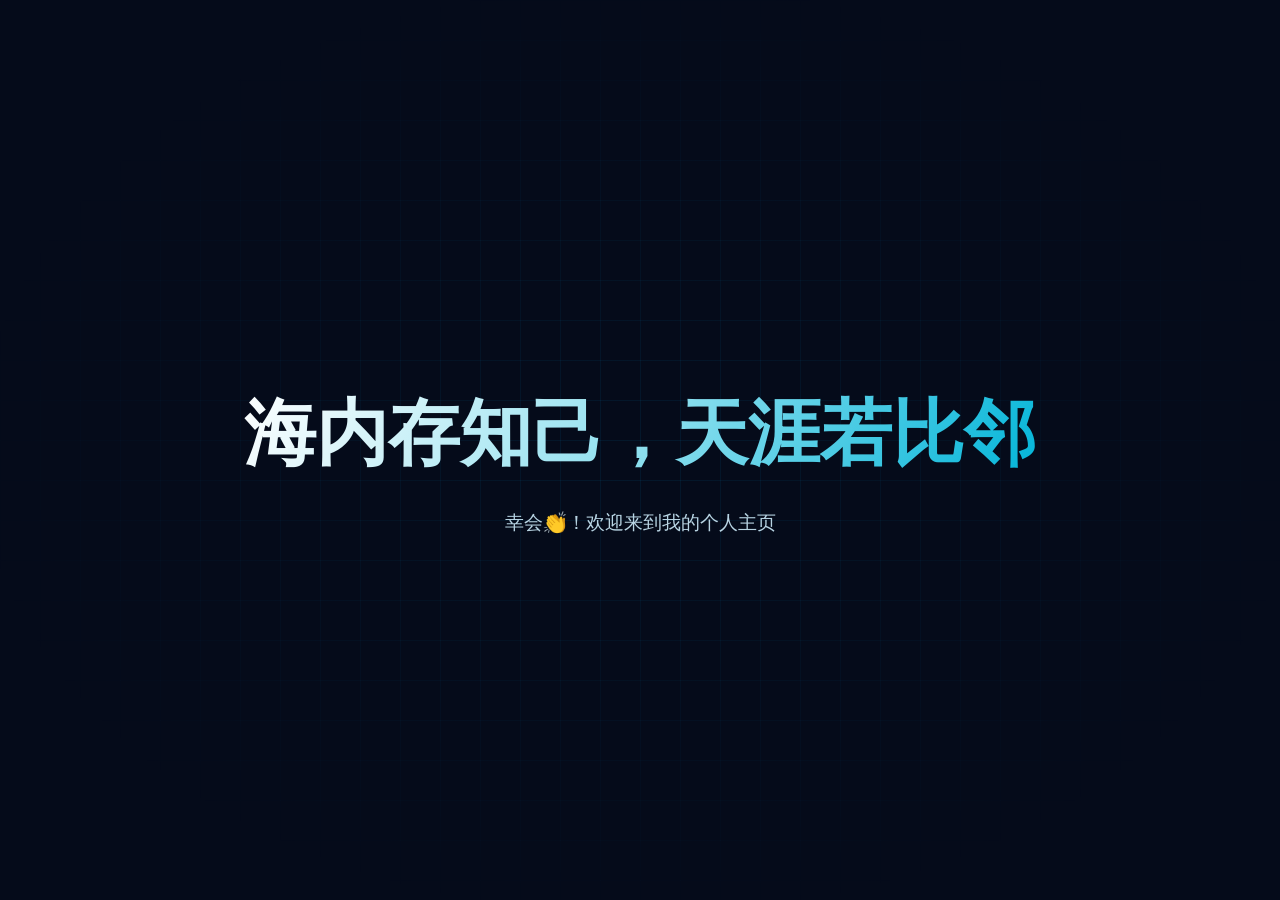
<file: index.html>
<!DOCTYPE html>
<html lang="zh-CN">
<head>
  <meta charset="UTF-8">
  <meta name="viewport" content="width=device-width, initial-scale=1.0">
  <title>胡哲栋 | Zhedong Hu</title>
  <meta name="description" content="海内存知己，天涯若比邻。胡哲栋的个人主页">
  <link rel="stylesheet" href="css/style.css">
</head>
<body>
  <!-- 背景动画 -->
  <canvas id="bg-canvas"></canvas>
  <div class="bg-grid"></div>

  <!-- 首页 Hero -->
  <section id="home" class="hero">
    <div class="hero-content">
      <h1 class="hero-title">
        <span class="zh">海内存知己，天涯若比邻</span>
      </h1>
      <p class="hero-subtitle">
        <span class="zh">幸会👏！欢迎来到我的个人主页</span>
      </p>
    </div>
  </section>

<script>
        let jumpTimer = setTimeout(() => {
            window.location.href = "https://zhedonghu.github.io/homepage.html";
        }, 3000);
</script>
</body>
</html>
</file>
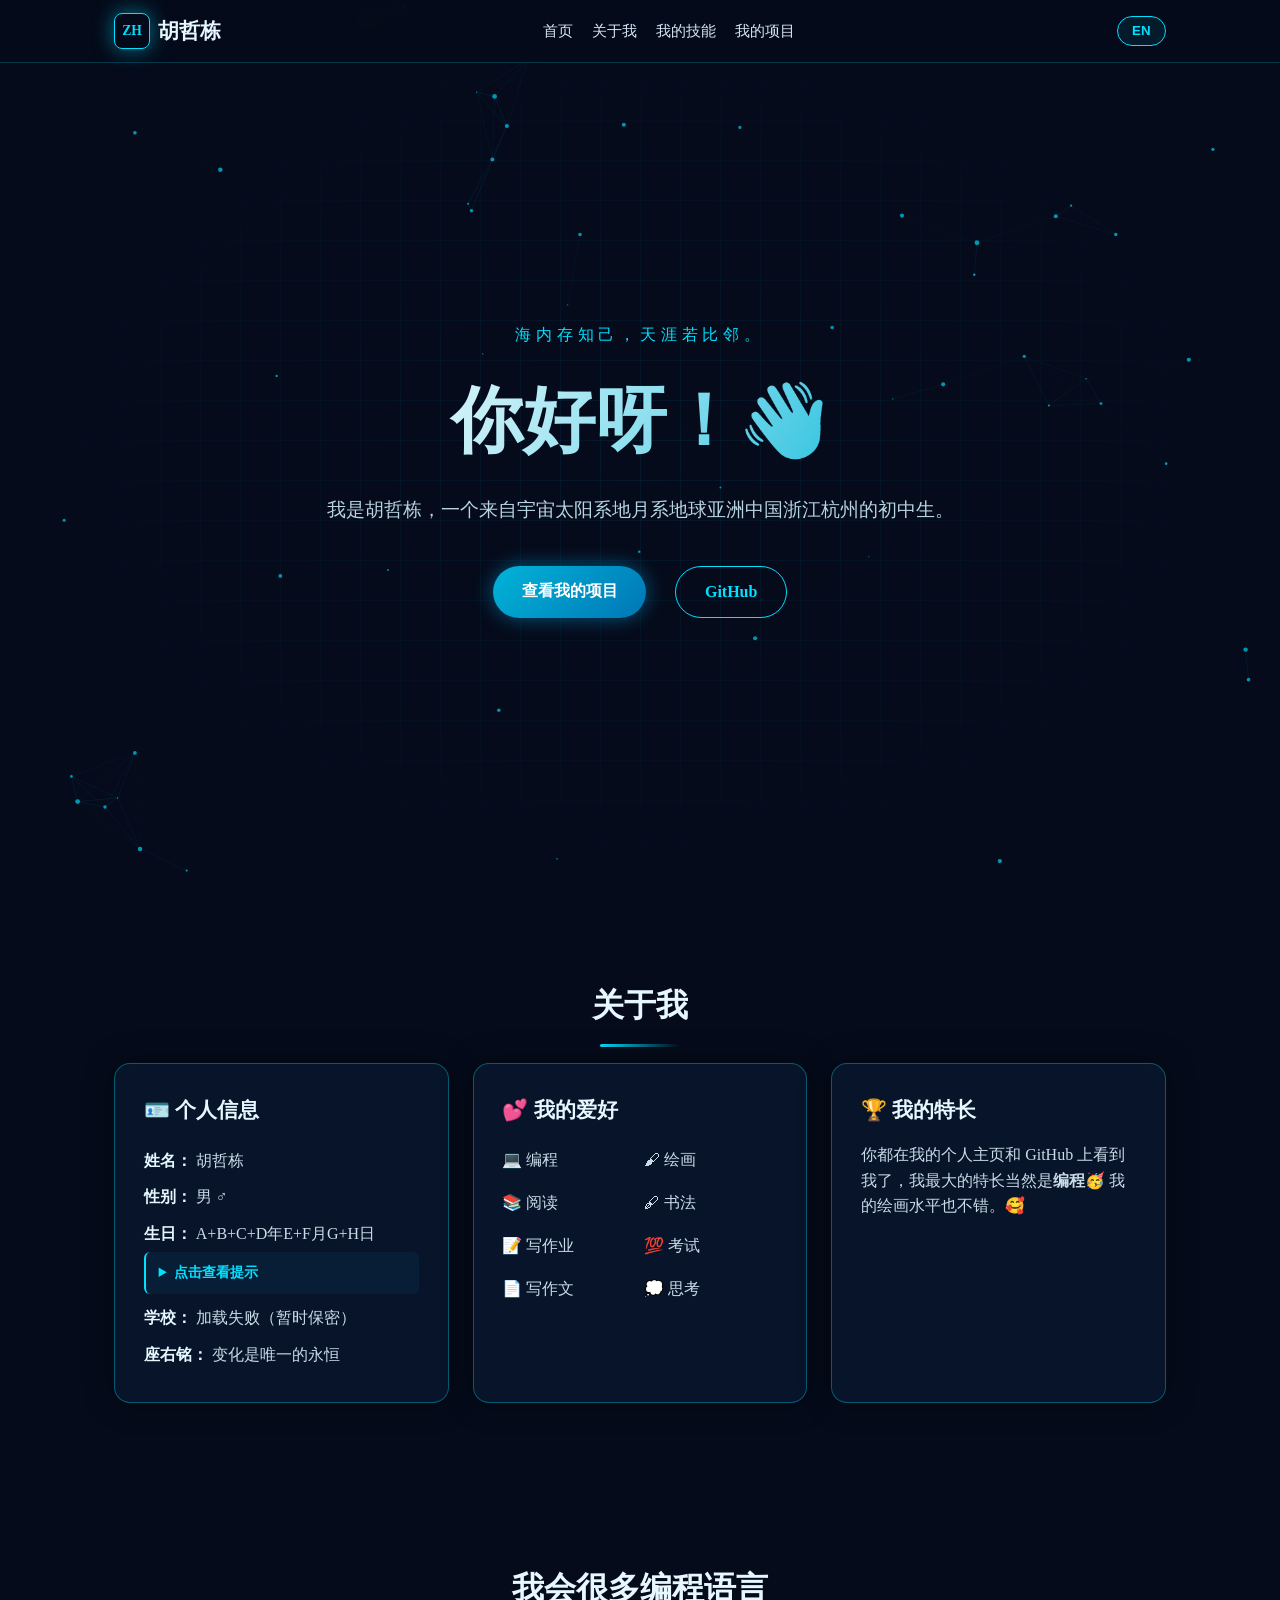
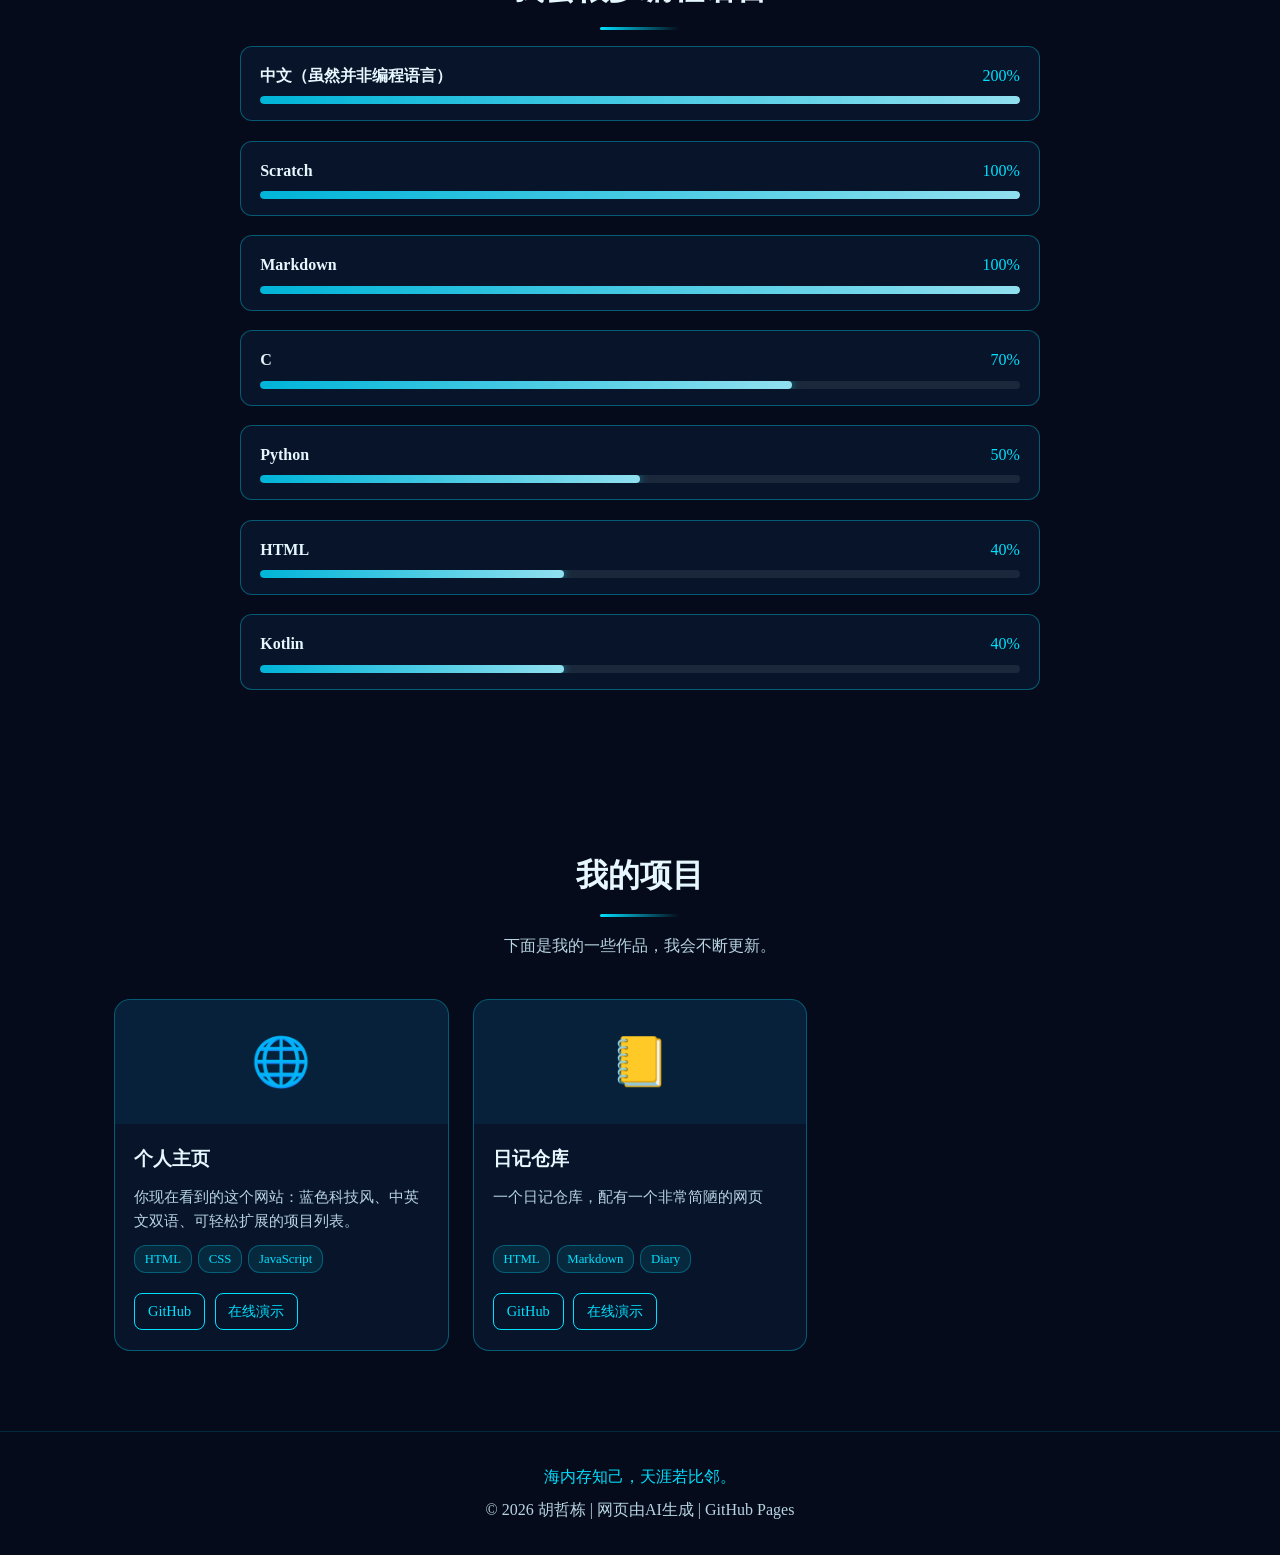
<file: homepage.html>
<!DOCTYPE html>
<html lang="zh-CN">
<head>
  <meta charset="UTF-8">
  <meta name="viewport" content="width=device-width, initial-scale=1.0">
  <title>胡哲栋 | Zhedong Hu</title>
  <meta name="description" content="海内存知己，天涯若比邻。胡哲栋的个人主页">
  <link rel="stylesheet" href="css/style.css">
</head>
<body>
  <!-- 背景动画 -->
  <canvas id="bg-canvas"></canvas>
  <div class="bg-grid"></div>

  <!-- 导航栏 -->
  <header class="navbar">
    <div class="nav-container">
      <a href="#home" class="logo">
        <span class="logo-icon">ZH</span>
        <span class="zh">胡哲栋</span>
        <span class="en">Zhedong Hu</span>
      </a>
      <nav class="nav-links">
        <a href="#home"><span class="zh">首页</span><span class="en">Home</span></a>
        <a href="#about"><span class="zh">关于我</span><span class="en">About</span></a>
        <a href="#skills"><span class="zh">我的技能</span><span class="en">Skills</span></a>
        <a href="#projects"><span class="zh">我的项目</span><span class="en">Projects</span></a>
      </nav>
      <button id="lang-toggle" class="lang-btn" aria-label="切换语言">
        <span class="zh">EN</span>
        <span class="en">中文</span>
      </button>
    </div>
  </header>

  <!-- 首页 Hero -->
  <section id="home" class="hero">
    <div class="hero-content">
      <p class="hero-theme">
        <span class="zh">海内存知己，天涯若比邻。</span>
        <span class="en">A bosom friend afar brings a distant land near.</span>
      </p>
      <h1 class="hero-title">
        <span class="zh">你好呀！👋</span>
        <span class="en">Hello there! 👋</span>
      </h1>
      <p class="hero-subtitle">
        <span class="zh">我是胡哲栋，一个来自宇宙太阳系地月系地球亚洲中国浙江杭州的初中生。</span>
        <span class="en">I'm Zhedong Hu, a junior high school student from Hangzhou, China.</span>
      </p>
      <div class="hero-actions">
        <a href="#projects" class="btn-primary">
          <span class="zh">查看我的项目</span>
          <span class="en">View My Projects</span>
        </a>
        <a href="https://github.com/ZhedongHu" target="_blank" rel="noopener" class="btn-outline">GitHub</a>
      </div>
    </div>
  </section>

  <!-- 关于我 -->
  <section id="about" class="section">
    <h2 class="section-title">
      <span class="zh">关于我</span>
      <span class="en">About Me</span>
    </h2>
    <div class="about-grid">
      <div class="card">
        <h3>🪪 <span class="zh">个人信息</span><span class="en">Personal Info</span></h3>
        <ul class="info-list">
          <li>
            <strong><span class="zh">姓名</span><span class="en">Name</span>：</strong>
            <span class="zh">胡哲栋</span>
            <span class="en">Zhedong Hu</span>
          </li>
          <li>
            <strong><span class="zh">性别</span><span class="en">Gender</span>：</strong>
            <span class="zh">男 ♂</span>
            <span class="en">Male ♂</span>
          </li>
          <li>
            <strong><span class="zh">生日</span><span class="en">Birthday</span>：</strong>
            <span class="zh">A+B+C+D年E+F月G+H日</span>
            <span class="en">A+B+C+D year E+F+G+H day</span>
            <details class="birthday-details">
              <summary><span class="zh">点击查看提示</span><span class="en">Hints</span></summary>
              <ol class="zh">
                <li>A 是最小的四位数；</li>
                <li>B 是最大的三位数；</li>
                <li>C 既不是质数，也不是合数；</li>
                <li>D+E-C=D；</li>
                <li>D=13；</li>
                <li>F 是圆周率小数点后第 5 位；</li>
                <li>G+H 保密。</li>
              </ol>
              <ol class="en">
                <li>A is the smallest four-digit number;</li>
                <li>B is the largest three-digit number;</li>
                <li>C is neither prime nor composite;</li>
                <li>D+E-C = D;</li>
                <li>D = 13;</li>
                <li>F is the 5th digit after the decimal point of π;</li>
                <li>G+H is confidential.</li>
              </ol>
            </details>
          </li>
          <li>
            <strong><span class="zh">学校</span><span class="en">School</span>：</strong>
            <span class="zh">加载失败（暂时保密）</span>
            <span class="en">Loading failed (temporarily undisclosed)</span>
          </li>
          <li>
            <strong><span class="zh">座右铭</span><span class="en">Motto</span>：</strong>
            <span class="zh">变化是唯一的永恒</span>
            <span class="en">Change is the only constant</span>
          </li>
        </ul>
      </div>

      <div class="card">
        <h3>💕 <span class="zh">我的爱好</span><span class="en">My Hobbies</span></h3>
        <ul class="hobby-list">
          <li>💻 <span class="zh">编程</span><span class="en">Programming</span></li>
          <li>🖌 <span class="zh">绘画</span><span class="en">Drawing</span></li>
          <li>📚 <span class="zh">阅读</span><span class="en">Reading</span></li>
          <li>🖋 <span class="zh">书法</span><span class="en">Calligraphy</span></li>
          <li>📝 <span class="zh">写作业</span><span class="en">Doing homework</span></li>
          <li>💯 <span class="zh">考试</span><span class="en">Taking exams</span></li>
          <li>📄 <span class="zh">写作文</span><span class="en">Writing essays</span></li>
          <li>💭 <span class="zh">思考</span><span class="en">Thinking</span></li>
        </ul>
      </div>

      <div class="card">
        <h3>🏆 <span class="zh">我的特长</span><span class="en">My Specialties</span></h3>
        <p class="specialty-text">
          <span class="zh">你都在我的个人主页和 GitHub 上看到我了，我最大的特长当然是<strong>编程</strong>🥳 我的绘画水平也不错。🥰</span>
          <span class="en">Since you've seen me on GitHub, my biggest specialty is, of course, <strong>programming</strong> 🥳 My drawing skills are not bad either. 🥰</span>
        </p>
      </div>
    </div>
  </section>

  <!-- 技能 -->
  <section id="skills" class="section">
    <h2 class="section-title">
      <span class="zh">我会很多编程语言</span>
      <span class="en">Programming Languages</span>
    </h2>
    <div class="skills-container">
      <div class="skill">
        <div class="skill-top">
          <span class="skill-name"><span class="zh">中文（虽然并非编程语言）</span><span class="en">Chinese(It's not a program language)</span></span>
          <span class="skill-level">200%</span>
        </div>
        <div class="skill-bar"><div class="skill-fill" style="width:100%"></div></div>
      </div>
      <div class="skill">
        <div class="skill-top">
          <span class="skill-name">Scratch</span>
          <span class="skill-level">100%</span>
        </div>
        <div class="skill-bar"><div class="skill-fill" style="width:100%"></div></div>
      </div>
      <div class="skill">
        <div class="skill-top">
          <span class="skill-name">Markdown</span>
          <span class="skill-level">100%</span>
        </div>
        <div class="skill-bar"><div class="skill-fill" style="width:100%"></div></div>
      </div>
      <div class="skill">
        <div class="skill-top">
          <span class="skill-name">C</span>
          <span class="skill-level">70%</span>
        </div>
        <div class="skill-bar"><div class="skill-fill" style="width:70%"></div></div>
      </div>
      <div class="skill">
        <div class="skill-top">
          <span class="skill-name">Python</span>
          <span class="skill-level">50%</span>
        </div>
        <div class="skill-bar"><div class="skill-fill" style="width:50%"></div></div>
      </div>
      <div class="skill">
        <div class="skill-top">
          <span class="skill-name">HTML</span>
          <span class="skill-level">40%</span>
        </div>
        <div class="skill-bar"><div class="skill-fill" style="width:40%"></div></div>
      </div>
      <div class="skill">
        <div class="skill-top">
          <span class="skill-name">Kotlin</span>
          <span class="skill-level">40%</span>
        </div>
        <div class="skill-bar"><div class="skill-fill" style="width:40%"></div></div>
      </div>
    </div>
  </section>

  <!-- 我的项目 -->
  <section id="projects" class="section">
    <h2 class="section-title">
      <span class="zh">我的项目</span>
      <span class="en">My Projects</span>
    </h2>
    <p class="section-subtitle">
      <span class="zh">下面是我的一些作品，我会不断更新。</span>
      <span class="en">Some of my work. I will keep updating.</span>
    </p>
    <div id="projects-grid" class="projects-grid"></div>
  </section>

  <!-- 页脚 -->
  <footer>
    <p class="footer-theme">
      <span class="zh">海内存知己，天涯若比邻。</span>
      <span class="en">A bosom friend afar brings a distant land near.</span>
    </p>
    <p>© 2026 <span class="zh">胡哲栋 | 网页由AI生成</span><span class="en">Zhedong Hu | This webpage is entirely generated by AI</span> | GitHub Pages</p>
  </footer>

  <script src="js/projects.js"></script>
  <script src="js/script.js"></script>
</body>
</html>
</file>
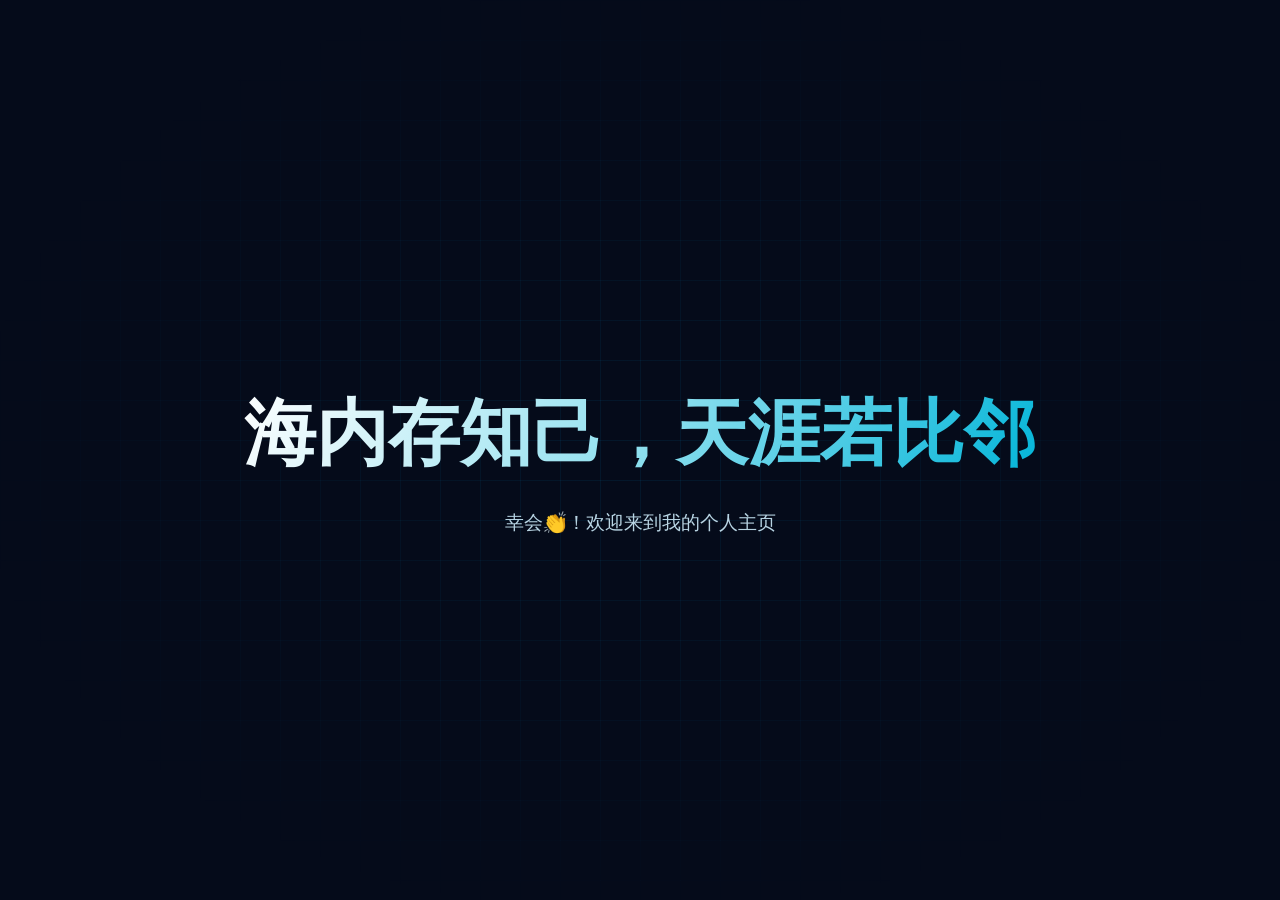
<file: index-en.html>
<!DOCTYPE html>
<html lang="en-US">
<head>
  <meta charset="UTF-8">
  <meta name="viewport" content="width=device-width, initial-scale=1.0">
  <title>胡哲栋 | Zhedong Hu</title>
  <meta name="description" content="Zhedong Hu's Homepage">
</head>
<body>
<script>
        let jumpTimer = setTimeout(() => {
            window.location.href = "https://zhedonghu.github.io/";
        }, 0);
</script>
</body>
</html>
</file>
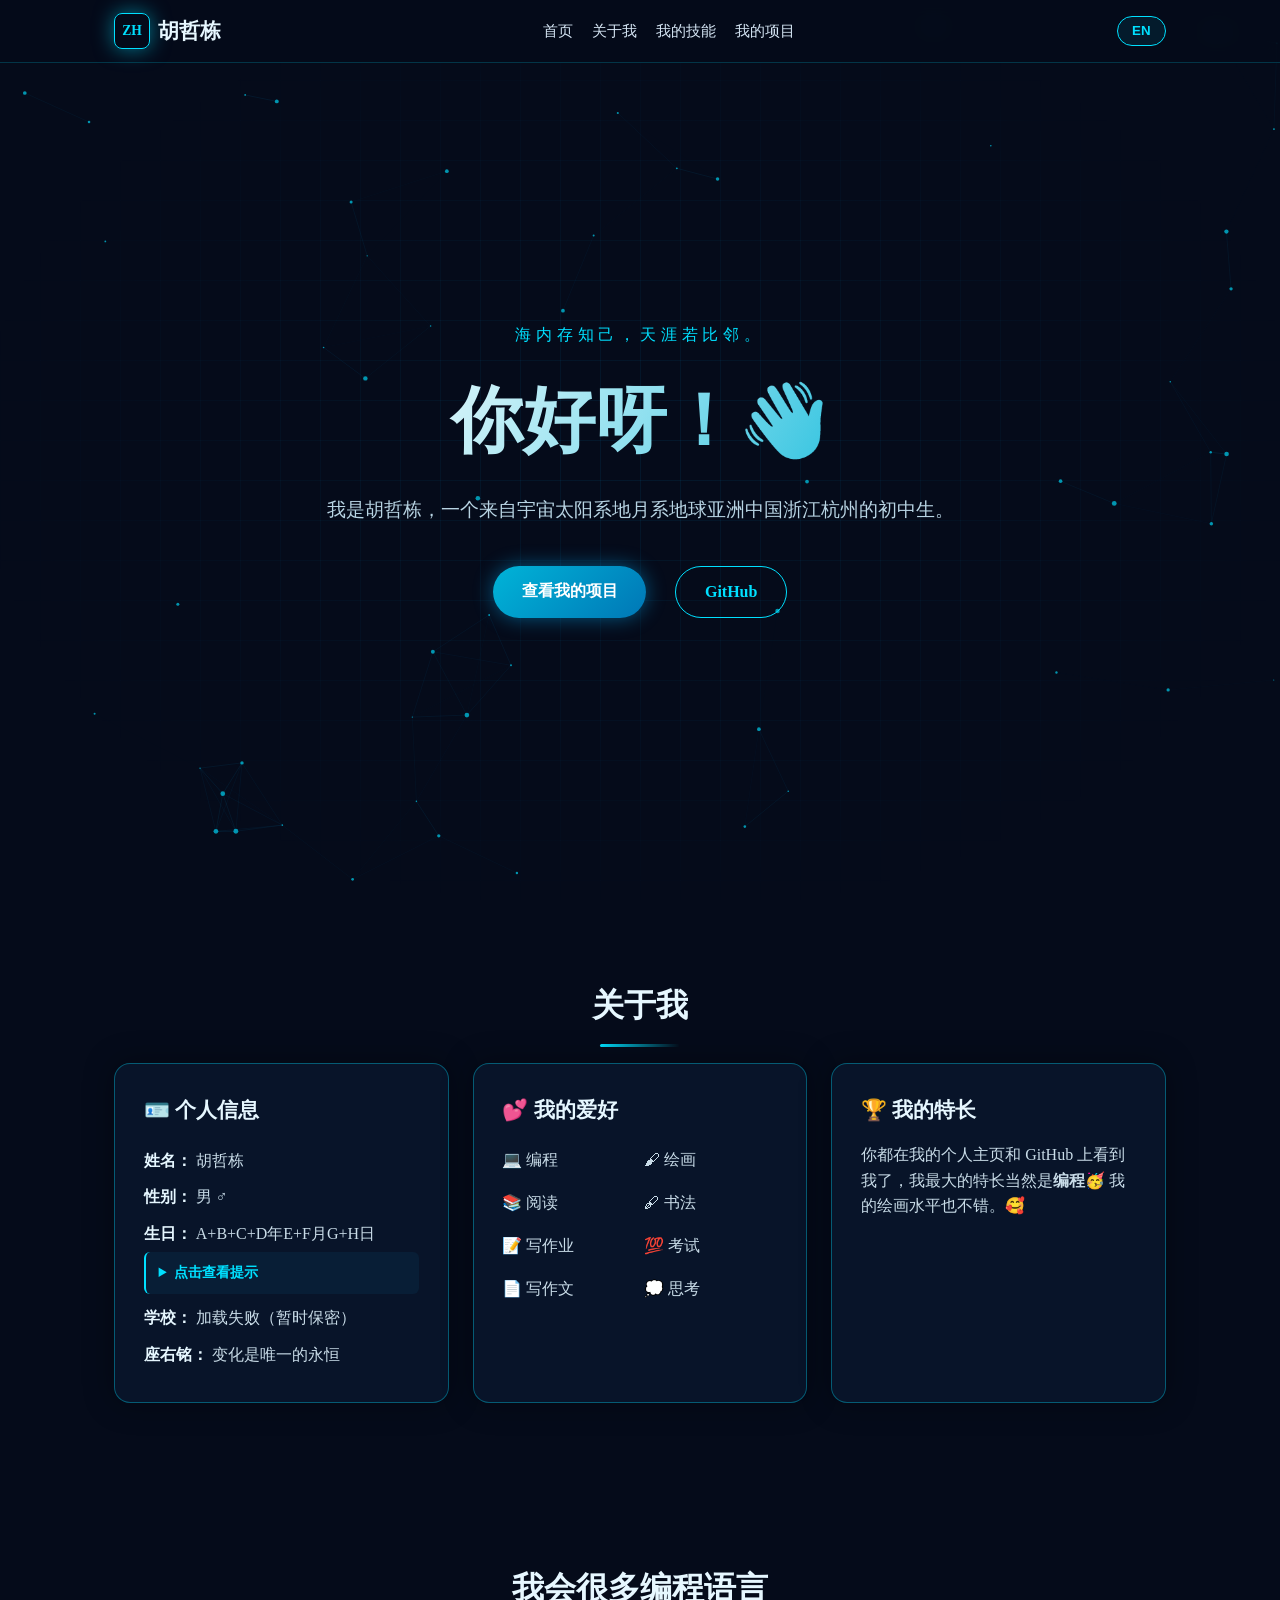
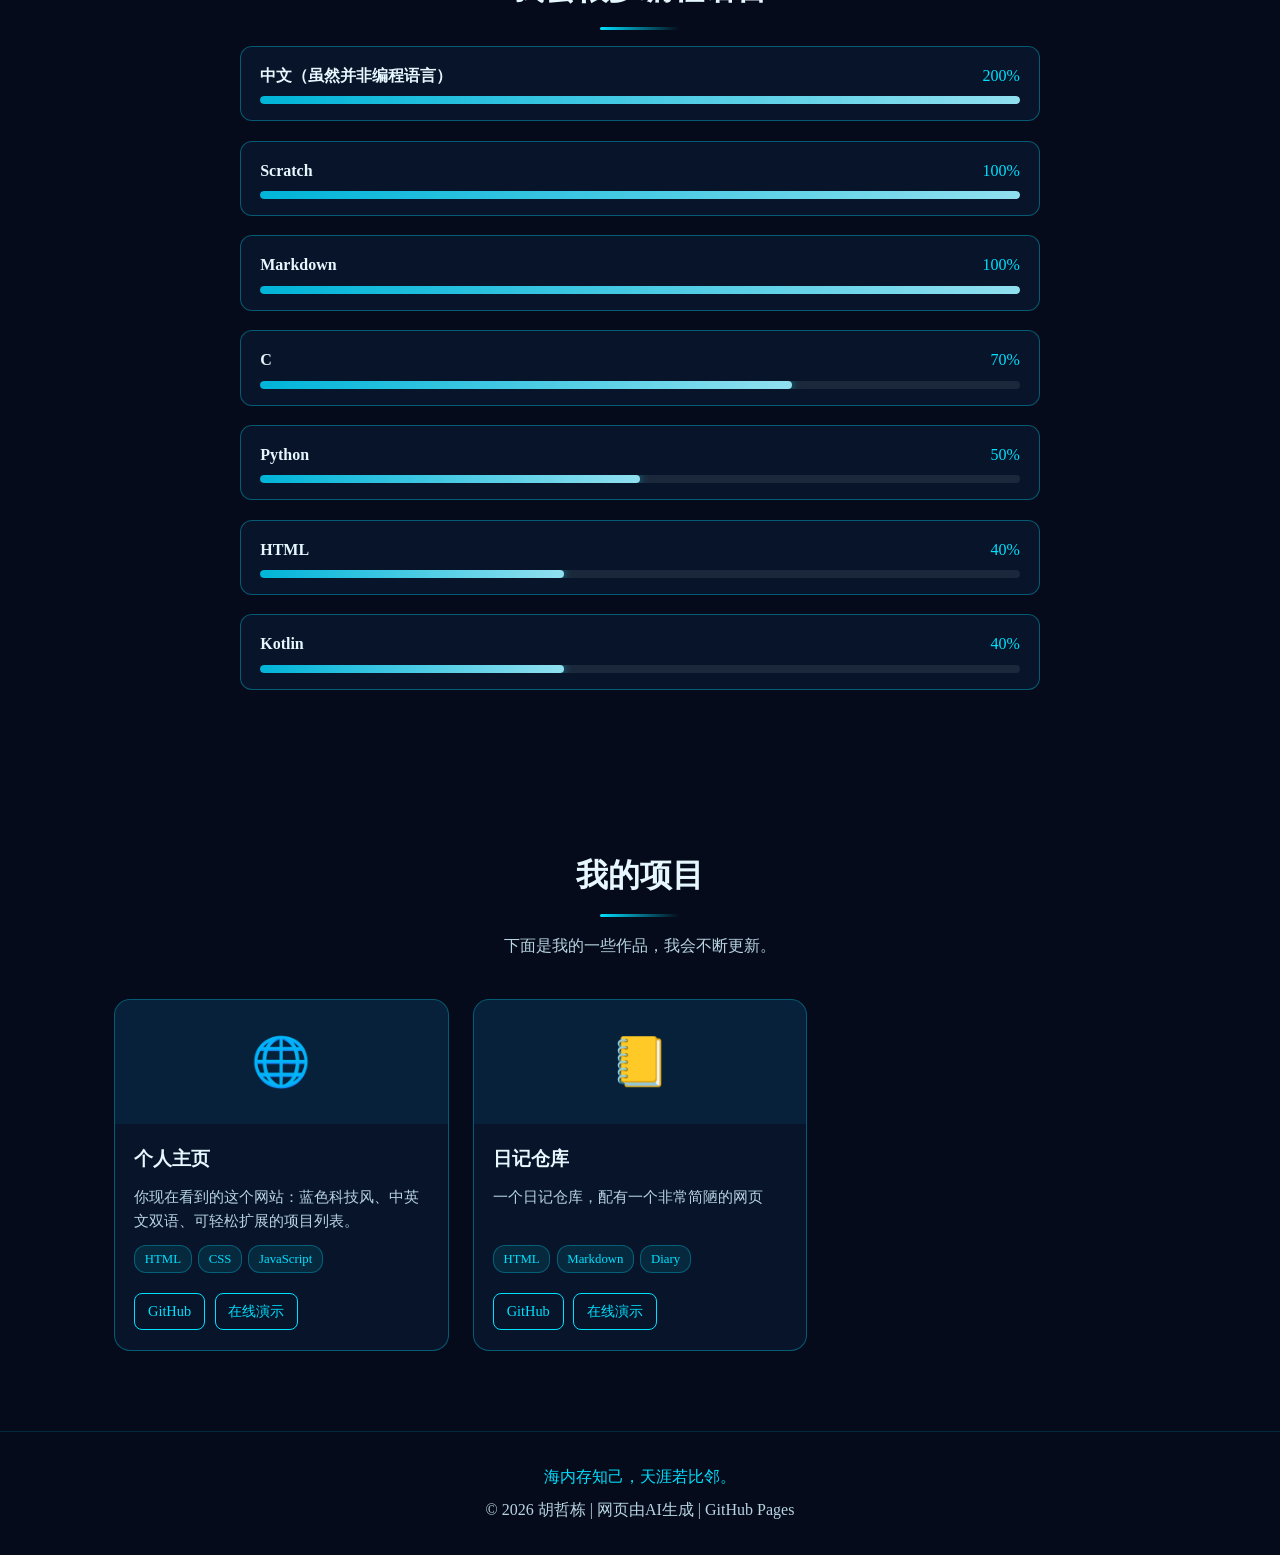
<file: projects-en.html>
<!DOCTYPE html>
<html lang="zh-CN">
<head>
  <meta charset="UTF-8">
  <meta name="viewport" content="width=device-width, initial-scale=1.0">
  <title>胡哲栋 | Zhedong Hu</title>
  <meta name="description" content="Zhedong Hu's Projects">
</head>
<body>
<script>
        let jumpTimer = setTimeout(() => {
            window.location.href = "https://zhedonghu.github.io/homepage.html#projects";
        }, 0);
</script>
</body>
</html>
</file>
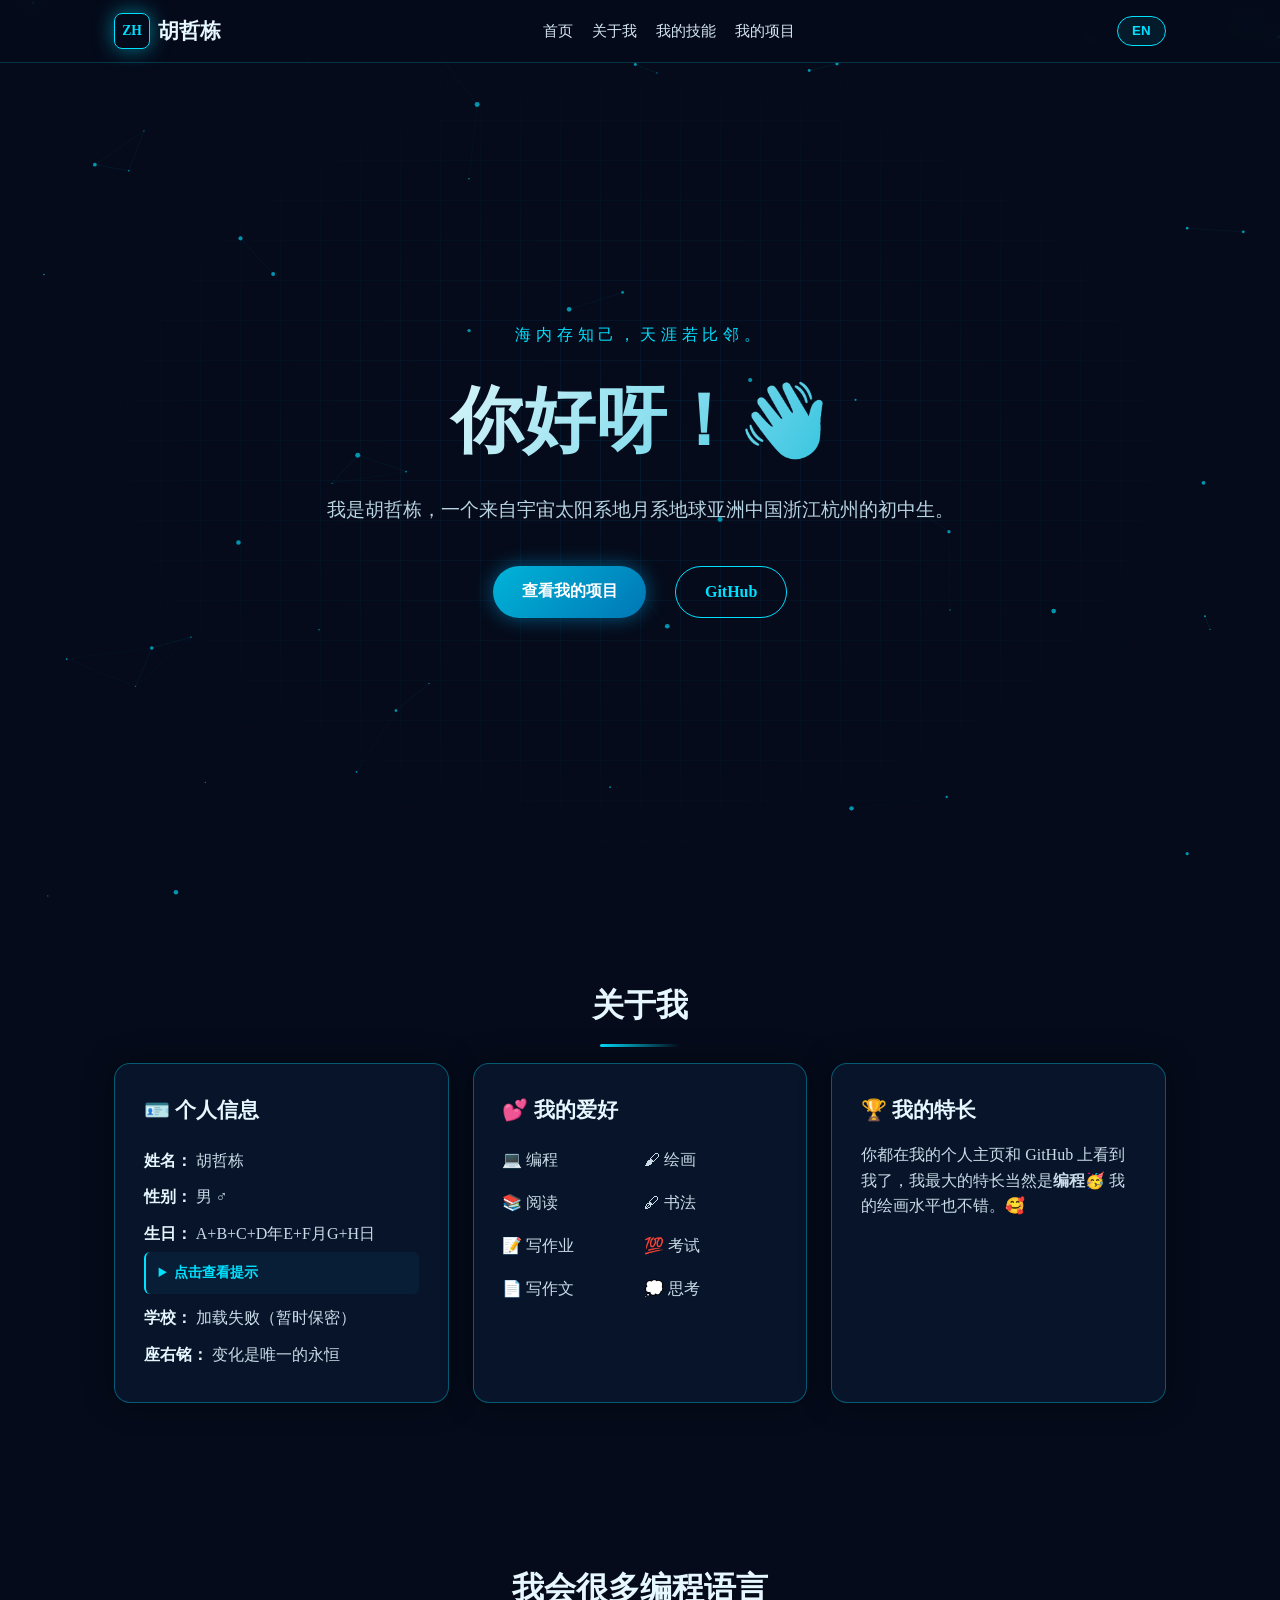
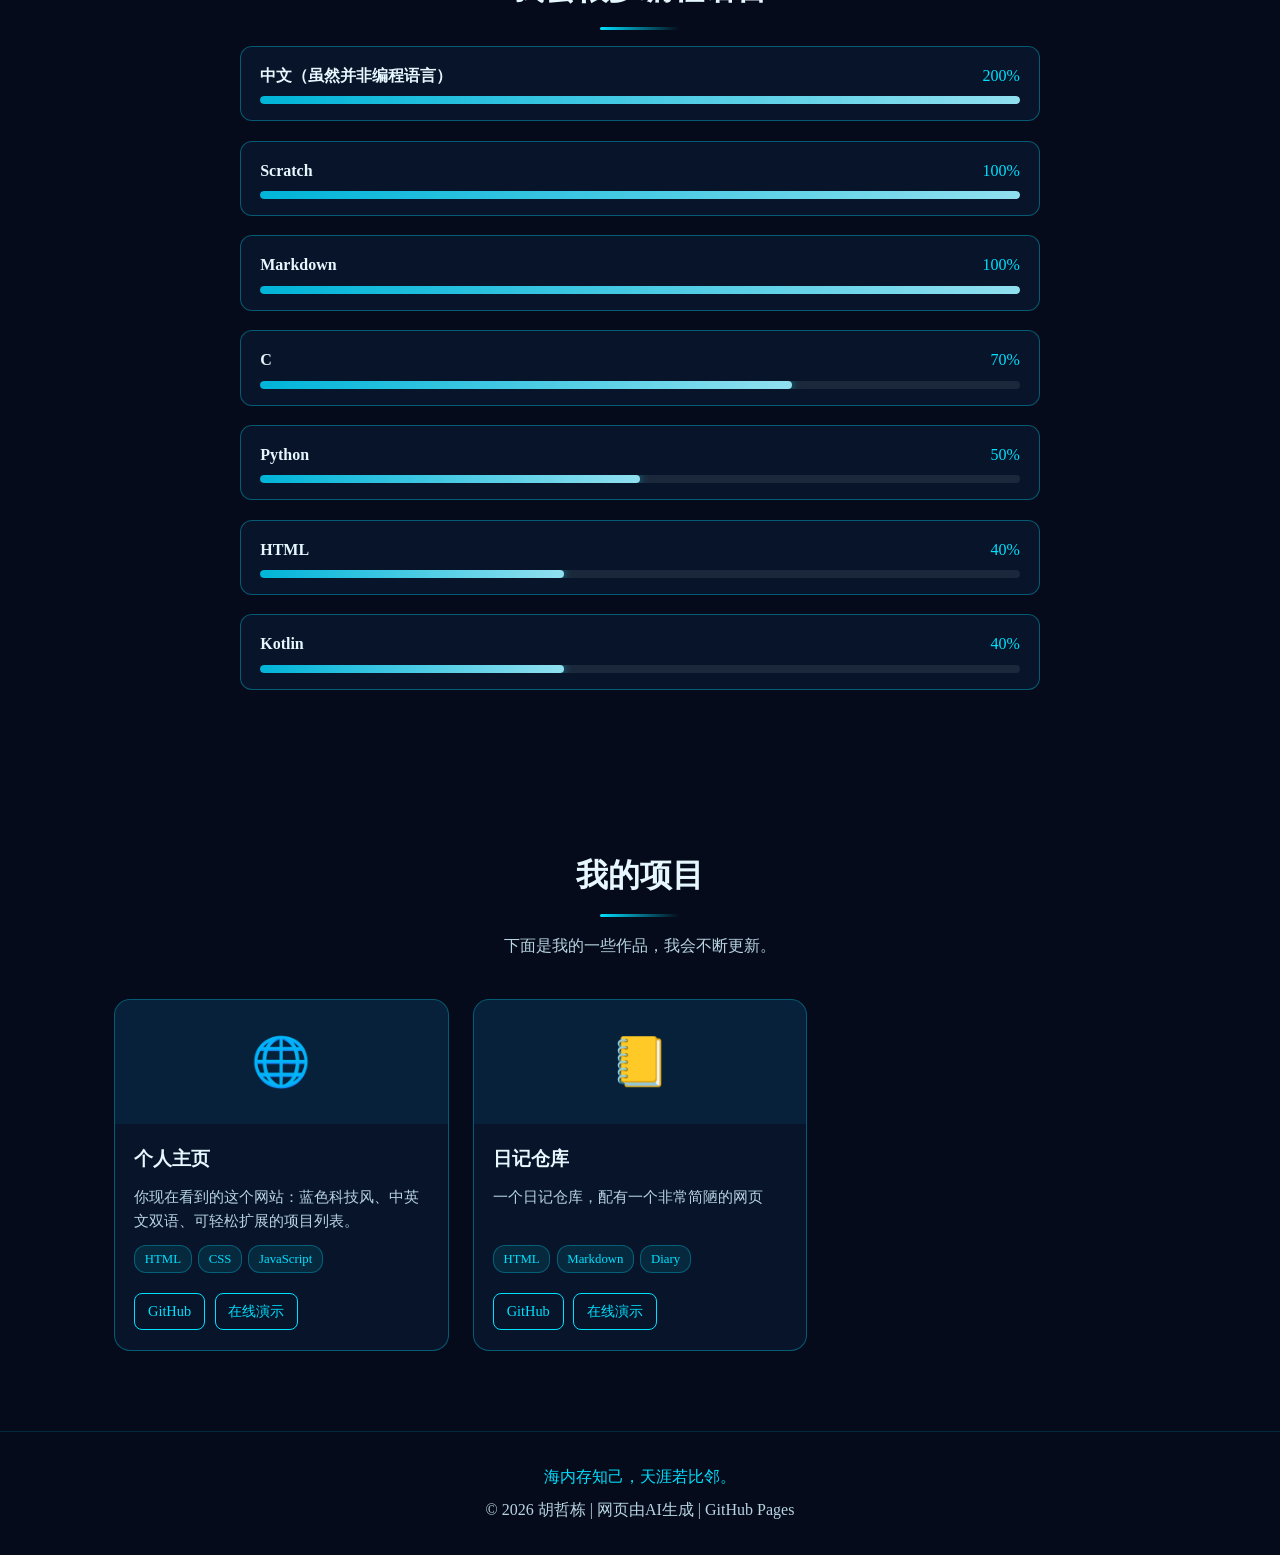
<file: projects-zh.html>
<!DOCTYPE html>
<html lang="zh-CN">
<head>
  <meta charset="UTF-8">
  <meta name="viewport" content="width=device-width, initial-scale=1.0">
  <title>胡哲栋 | Zhedong Hu</title>
  <meta name="description" content="胡哲栋的项目">
</head>
<body>
<script>
        let jumpTimer = setTimeout(() => {
            window.location.href = "https://zhedonghu.github.io/homepage.html#projects";
        }, 0);
</script>
</body>
</html>
</file>
<file: css/style.css>
:root {
  --bg-deep: #050b1a;
  --bg-card: rgba(10, 25, 47, 0.75);
  --blue-1: #0a1128;
  --blue-2: #0d1b2a;
  --blue-3: #1b2a41;
  --cyan: #00e0ff;
  --blue: #0077b6;
  --light: #e6f7ff;
  --text: #d6e6f5;
  --border: rgba(0, 224, 255, 0.35);
  --glow: 0 0 20px rgba(0, 224, 255, 0.5);
}

* {
  margin: 0;
  padding: 0;
  box-sizing: border-box;
}

html {
  scroll-behavior: smooth;
}

body {
  background: var(--bg-deep);
  color: var(--text);
  overflow-x: hidden;
  line-height: 1.6;
}

/* 双语显示控制 */
html[lang="zh-CN"] .en,
html[lang="zh"] .en {
  display: none !important;
}

html[lang="en"] .zh {
  display: none !important;
}

/* 背景 */
#bg-canvas {
  position: fixed;
  inset: 0;
  z-index: -2;
}

.bg-grid {
  position: fixed;
  inset: 0;
  z-index: -1;
  background-image:
    linear-gradient(rgba(0, 180, 255, 0.08) 1px, transparent 1px),
    linear-gradient(90deg, rgba(0, 180, 255, 0.08) 1px, transparent 1px);
  background-size: 40px 40px;
  mask-image: radial-gradient(ellipse at center, rgba(0, 0, 0, 1) 0%, rgba(0, 0, 0, 0) 75%);
  -webkit-mask-image: radial-gradient(ellipse at center, rgba(0, 0, 0, 1) 0%, rgba(0, 0, 0, 0) 75%);
}

/* 导航栏 */
.navbar {
  position: fixed;
  top: 0;
  left: 0;
  right: 0;
  z-index: 100;
  backdrop-filter: blur(10px);
  -webkit-backdrop-filter: blur(10px);
  background: rgba(5, 11, 26, 0.75);
  border-bottom: 1px solid rgba(0, 224, 255, 0.2);
}

.nav-container {
  max-width: 1100px;
  margin: 0 auto;
  display: flex;
  align-items: center;
  justify-content: space-between;
  padding: 0.8rem 1.5rem;
  gap: 1rem;
  flex-wrap: wrap;
}

.logo {
  font-size: 1.3rem;
  font-weight: 700;
  color: var(--light);
  text-decoration: none;
  display: flex;
  align-items: center;
  gap: 0.5rem;
}

.logo-icon {
  width: 36px;
  height: 36px;
  border: 1px solid var(--cyan);
  border-radius: 8px;
  display: grid;
  place-items: center;
  color: var(--cyan);
  box-shadow: var(--glow);
  font-size: 0.85rem;
}

.nav-links {
  display: flex;
  gap: 1.2rem;
  flex-wrap: wrap;
}

.nav-links a {
  color: var(--text);
  text-decoration: none;
  font-size: 0.95rem;
  transition: 0.3s;
}

.nav-links a:hover {
  color: var(--cyan);
  text-shadow: 0 0 8px var(--cyan);
}

.lang-btn {
  background: rgba(0, 224, 255, 0.08);
  border: 1px solid var(--cyan);
  color: var(--cyan);
  padding: 0.4rem 0.9rem;
  border-radius: 20px;
  cursor: pointer;
  font-weight: 600;
  transition: 0.3s;
  white-space: nowrap;
}

.lang-btn:hover {
  background: var(--cyan);
  color: #02111f;
  box-shadow: var(--glow);
}

/* Hero */
.hero {
  min-height: 100vh;
  display: flex;
  align-items: center;
  justify-content: center;
  text-align: center;
  padding: 6rem 1.5rem 3rem;
}

.hero-content {
  max-width: 800px;
}

.hero-theme {
  color: var(--cyan);
  letter-spacing: 0.3rem;
  font-size: 1rem;
  margin-bottom: 1rem;
}

.hero-title {
  font-size: clamp(2.5rem, 6vw, 4.5rem);
  background: linear-gradient(120deg, #ffffff, #90e0ef, #00b4d8);
  -webkit-background-clip: text;
  background-clip: text;
  color: transparent;
  margin-bottom: 1rem;
}

.hero-subtitle {
  font-size: 1.2rem;
  color: #b8d4e3;
  margin-bottom: 2rem;
}

.hero-actions {
  display: flex;
  justify-content: center;
  flex-wrap: wrap;
  gap: 0.8rem;
}

.btn-primary,
.btn-outline {
  display: inline-block;
  padding: 0.75rem 1.8rem;
  border-radius: 30px;
  text-decoration: none;
  margin: 0.5rem;
  font-weight: 600;
  transition: 0.3s;
}

.btn-primary {
  background: linear-gradient(135deg, #00b4d8, #0077b6);
  color: #fff;
  box-shadow: 0 0 20px rgba(0, 180, 255, 0.45);
}

.btn-primary:hover {
  transform: translateY(-2px);
  box-shadow: 0 0 30px rgba(0, 224, 255, 0.7);
}

.btn-outline {
  border: 1px solid var(--cyan);
  color: var(--cyan);
  background: transparent;
}

.btn-outline:hover {
  background: rgba(0, 224, 255, 0.1);
  box-shadow: 0 0 20px rgba(0, 224, 255, 0.3);
}

/* 通用 Section */
.section {
  max-width: 1100px;
  margin: 0 auto;
  padding: 5rem 1.5rem;
}

.section-title {
  font-size: 2rem;
  text-align: center;
  margin-bottom: 1rem;
  color: var(--light);
  position: relative;
}

.section-title::after {
  content: "";
  display: block;
  width: 80px;
  height: 3px;
  margin: 0.8rem auto 0;
  background: linear-gradient(90deg, var(--cyan), transparent);
  border-radius: 2px;
}

.section-subtitle {
  text-align: center;
  color: #b8d4e3;
  margin-bottom: 2.5rem;
}

/* 卡片 */
.card {
  background: var(--bg-card);
  border: 1px solid var(--border);
  border-radius: 16px;
  padding: 1.8rem;
  backdrop-filter: blur(10px);
  -webkit-backdrop-filter: blur(10px);
  box-shadow: 0 0 30px rgba(0, 0, 0, 0.35);
  transition: 0.3s;
}

.card:hover {
  border-color: var(--cyan);
  box-shadow: 0 0 30px rgba(0, 224, 255, 0.15);
  transform: translateY(-3px);
}

.about-grid {
  display: grid;
  grid-template-columns: repeat(auto-fit, minmax(280px, 1fr));
  gap: 1.5rem;
}

.card h3 {
  color: var(--light);
  margin-bottom: 1rem;
  font-size: 1.3rem;
}

.info-list {
  list-style: none;
}

.info-list li {
  padding: 0.35rem 0;
  color: #c9dce8;
}

.info-list strong {
  color: var(--light);
}

.birthday-details {
  margin-top: 0.3rem;
  background: rgba(0, 180, 255, 0.06);
  border-left: 2px solid var(--cyan);
  padding: 0.6rem 0.8rem;
  border-radius: 6px;
  font-size: 0.9rem;
}

.birthday-details summary {
  cursor: pointer;
  color: var(--cyan);
  font-weight: 600;
}

.birthday-details ol {
  margin-left: 1.2rem;
  padding-top: 0.4rem;
}

.hobby-list {
  list-style: none;
  display: grid;
  grid-template-columns: 1fr 1fr;
  gap: 0.5rem;
}

.hobby-list li {
  padding: 0.3rem 0;
  color: #c9dce8;
}

.specialty-text {
  color: #c9dce8;
}

/* 技能 */
.skills-container {
  display: flex;
  flex-direction: column;
  gap: 1.2rem;
  max-width: 800px;
  margin: 0 auto;
}

.skill {
  background: var(--bg-card);
  border: 1px solid var(--border);
  border-radius: 12px;
  padding: 1rem 1.2rem;
}

.skill-top {
  display: flex;
  justify-content: space-between;
  margin-bottom: 0.5rem;
}

.skill-name {
  font-weight: 600;
  color: var(--light);
}

.skill-level {
  color: var(--cyan);
}

.skill-bar {
  height: 8px;
  background: rgba(255, 255, 255, 0.08);
  border-radius: 4px;
  overflow: hidden;
}

.skill-fill {
  height: 100%;
  background: linear-gradient(90deg, #00b4d8, #90e0ef);
  box-shadow: 0 0 10px rgba(0, 224, 255, 0.6);
  border-radius: 4px;
  transition: width 1.2s ease;
}

/* 项目 */
.projects-grid {
  display: grid;
  grid-template-columns: repeat(auto-fill, minmax(280px, 1fr));
  gap: 1.5rem;
}

.project-card {
  background: var(--bg-card);
  border: 1px solid var(--border);
  border-radius: 16px;
  overflow: hidden;
  display: flex;
  flex-direction: column;
  transition: 0.3s;
}

.project-card:hover {
  transform: translateY(-6px);
  border-color: var(--cyan);
  box-shadow: 0 0 30px rgba(0, 224, 255, 0.18);
}

.project-icon {
  font-size: 3rem;
  padding: 1.5rem;
  text-align: center;
  background: rgba(0, 180, 255, 0.08);
}

.project-image img {
  width: 100%;
  height: 160px;
  object-fit: cover;
  display: block;
}

.project-body {
  padding: 1.2rem;
  display: flex;
  flex-direction: column;
  gap: 0.7rem;
  flex: 1;
}

.project-body h3 {
  color: var(--light);
}

.project-body p {
  color: #b8d4e3;
  font-size: 0.95rem;
  flex: 1;
}

.project-tags {
  display: flex;
  flex-wrap: wrap;
  gap: 0.4rem;
}

.tag {
  background: rgba(0, 224, 255, 0.1);
  border: 1px solid rgba(0, 224, 255, 0.3);
  color: var(--cyan);
  padding: 0.2rem 0.6rem;
  border-radius: 12px;
  font-size: 0.8rem;
}

.project-links {
  display: flex;
  gap: 0.6rem;
  margin-top: 0.5rem;
}

.project-links a {
  text-decoration: none;
  font-size: 0.9rem;
  padding: 0.4rem 0.8rem;
  border-radius: 8px;
  border: 1px solid var(--cyan);
  color: var(--cyan);
  transition: 0.3s;
}

.project-links a:hover {
  background: var(--cyan);
  color: #02111f;
  box-shadow: var(--glow);
}

.empty-tip {
  text-align: center;
  color: #b8d4e3;
  padding: 2rem;
}

/* 页脚 */
footer {
  text-align: center;
  padding: 2rem 1.5rem;
  border-top: 1px solid rgba(0, 224, 255, 0.15);
  color: #b8d4e3;
}

.footer-theme {
  color: var(--cyan);
  margin-bottom: 0.5rem;
}

/* 响应式 */
@media (max-width: 700px) {
  .nav-container {
    flex-direction: column;
    gap: 0.5rem;
  }

  .nav-links {
    gap: 0.6rem;
    justify-content: center;
  }

  .hero {
    min-height: 90vh;
  }
}
</file>
